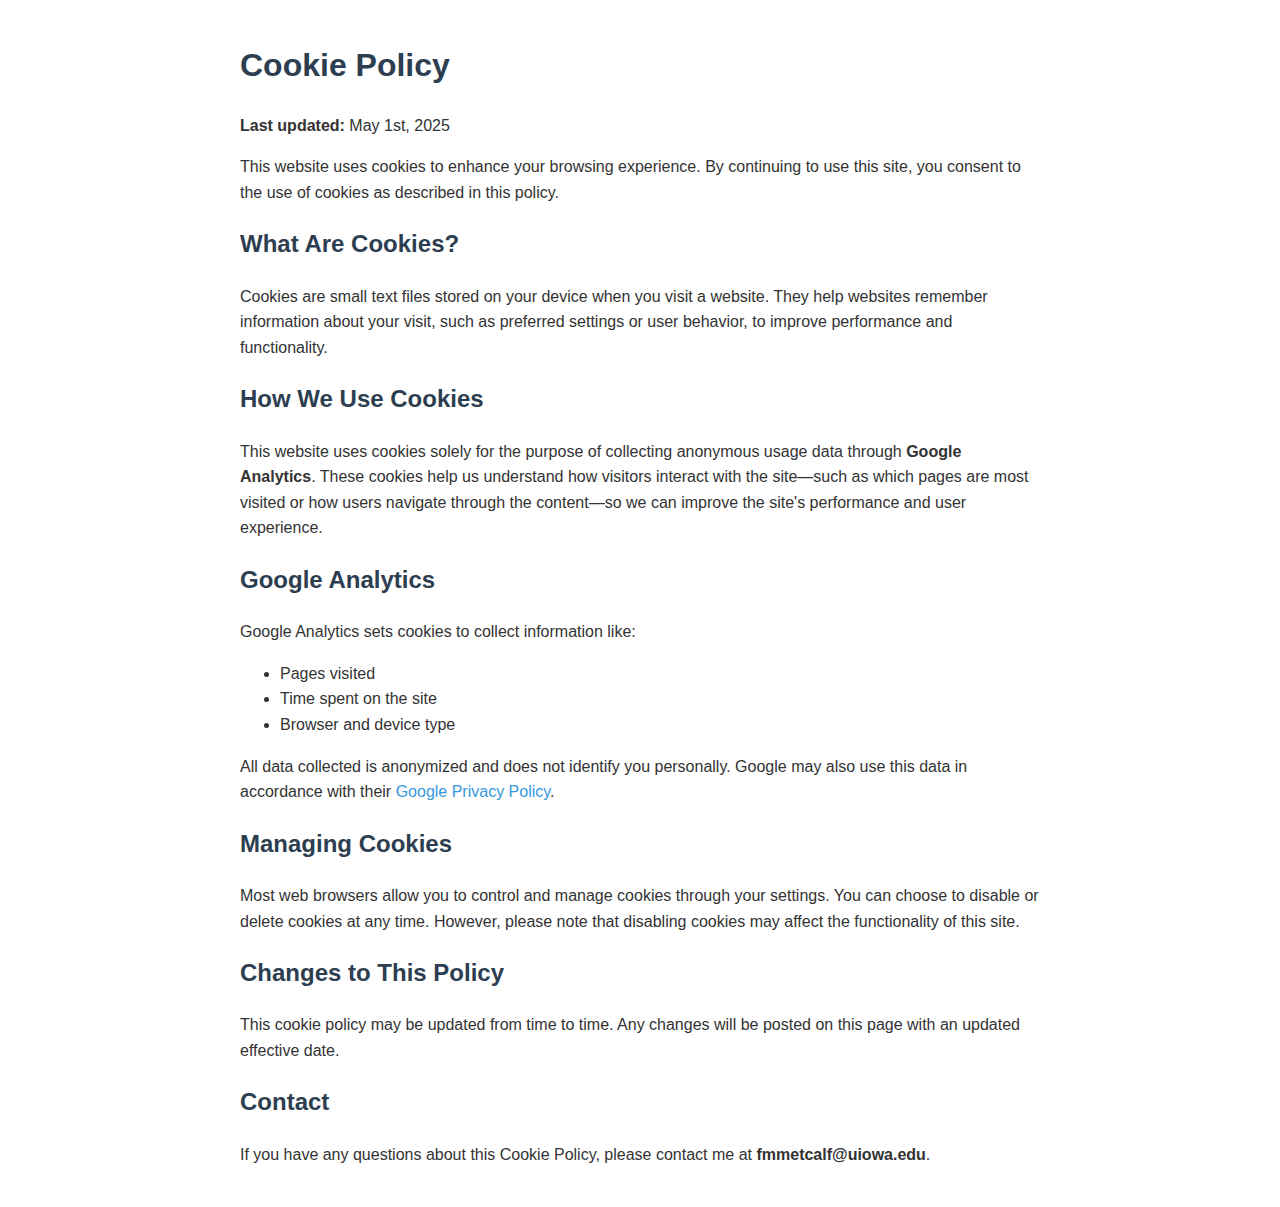
<file: cookie-policy.html>
<!DOCTYPE html>
<html lang="en">
  <head>
    <meta charset="UTF-8" />
    <meta name="viewport" content="width=device-width, initial-scale=1" />
    <title>Cookie Policy</title>
    <style>
      body {
        font-family: Arial, sans-serif;
        max-width: 800px;
        margin: 40px auto;
        padding: 0 20px;
        line-height: 1.6;
        color: #333;
      }
      h1,
      h2 {
        color: #2c3e50;
      }
      a {
        color: #3498db;
        text-decoration: none;
      }
      a:hover {
        text-decoration: underline;
      }
    </style>
  </head>
  <body>
    <h1>Cookie Policy</h1>
    <p><strong>Last updated:</strong> May 1st, 2025</p>

    <p>
      This website uses cookies to enhance your browsing experience. By
      continuing to use this site, you consent to the use of cookies as
      described in this policy.
    </p>

    <h2>What Are Cookies?</h2>
    <p>
      Cookies are small text files stored on your device when you visit a
      website. They help websites remember information about your visit, such as
      preferred settings or user behavior, to improve performance and
      functionality.
    </p>

    <h2>How We Use Cookies</h2>
    <p>
      This website uses cookies solely for the purpose of collecting anonymous
      usage data through <strong>Google Analytics</strong>. These cookies help
      us understand how visitors interact with the site—such as which pages are
      most visited or how users navigate through the content—so we can improve
      the site's performance and user experience.
    </p>

    <h2>Google Analytics</h2>
    <p>Google Analytics sets cookies to collect information like:</p>
    <ul>
      <li>Pages visited</li>
      <li>Time spent on the site</li>
      <li>Browser and device type</li>
    </ul>
    <p>
      All data collected is anonymized and does not identify you personally.
      Google may also use this data in accordance with their
      <a href="https://policies.google.com/privacy" target="_blank"
        >Google Privacy Policy</a
      >.
    </p>

    <h2>Managing Cookies</h2>
    <p>
      Most web browsers allow you to control and manage cookies through your
      settings. You can choose to disable or delete cookies at any time.
      However, please note that disabling cookies may affect the functionality
      of this site.
    </p>

    <h2>Changes to This Policy</h2>
    <p>
      This cookie policy may be updated from time to time. Any changes will be
      posted on this page with an updated effective date.
    </p>

    <h2>Contact</h2>
    <p>
      If you have any questions about this Cookie Policy, please contact me at
      <strong>fmmetcalf@uiowa.edu</strong>.
    </p>
  </body>
</html>
</file>
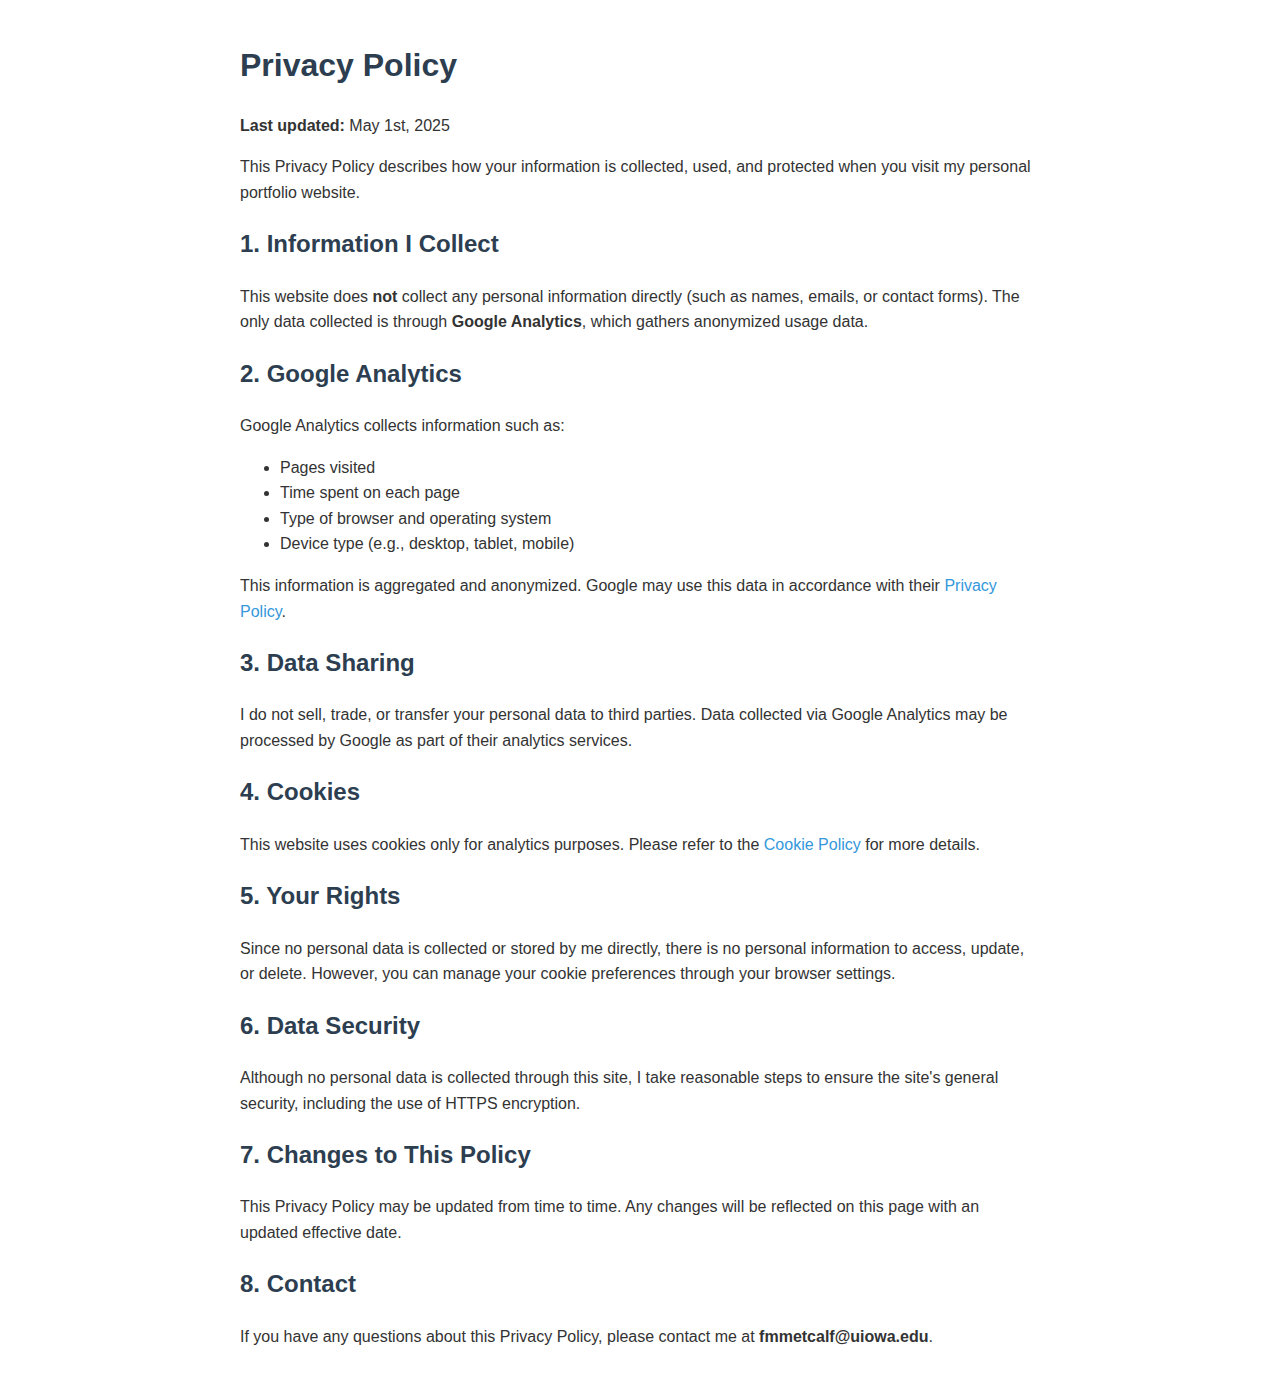
<file: privacy-policy.html>
<!DOCTYPE html>
<html lang="en">
  <head>
    <meta charset="UTF-8" />
    <meta name="viewport" content="width=device-width, initial-scale=1" />
    <title>Privacy Policy</title>
    <style>
      body {
        font-family: Arial, sans-serif;
        max-width: 800px;
        margin: 40px auto;
        padding: 0 20px;
        line-height: 1.6;
        color: #333;
      }
      h1,
      h2 {
        color: #2c3e50;
      }
      a {
        color: #3498db;
        text-decoration: none;
      }
      a:hover {
        text-decoration: underline;
      }
    </style>
  </head>
  <body>
    <h1>Privacy Policy</h1>
    <p><strong>Last updated:</strong> May 1st, 2025</p>

    <p>
      This Privacy Policy describes how your information is collected, used, and
      protected when you visit my personal portfolio website.
    </p>

    <h2>1. Information I Collect</h2>
    <p>
      This website does <strong>not</strong> collect any personal information
      directly (such as names, emails, or contact forms). The only data
      collected is through <strong>Google Analytics</strong>, which gathers
      anonymized usage data.
    </p>

    <h2>2. Google Analytics</h2>
    <p>Google Analytics collects information such as:</p>
    <ul>
      <li>Pages visited</li>
      <li>Time spent on each page</li>
      <li>Type of browser and operating system</li>
      <li>Device type (e.g., desktop, tablet, mobile)</li>
    </ul>
    <p>
      This information is aggregated and anonymized. Google may use this data in
      accordance with their
      <a href="https://policies.google.com/privacy" target="_blank"
        >Privacy Policy</a
      >.
    </p>

    <h2>3. Data Sharing</h2>
    <p>
      I do not sell, trade, or transfer your personal data to third parties.
      Data collected via Google Analytics may be processed by Google as part of
      their analytics services.
    </p>

    <h2>4. Cookies</h2>
    <p>
      This website uses cookies only for analytics purposes. Please refer to the
      <a href="cookie-policy.html">Cookie Policy</a> for more details.
    </p>

    <h2>5. Your Rights</h2>
    <p>
      Since no personal data is collected or stored by me directly, there is no
      personal information to access, update, or delete. However, you can manage
      your cookie preferences through your browser settings.
    </p>

    <h2>6. Data Security</h2>
    <p>
      Although no personal data is collected through this site, I take
      reasonable steps to ensure the site's general security, including the use
      of HTTPS encryption.
    </p>

    <h2>7. Changes to This Policy</h2>
    <p>
      This Privacy Policy may be updated from time to time. Any changes will be
      reflected on this page with an updated effective date.
    </p>

    <h2>8. Contact</h2>
    <p>
      If you have any questions about this Privacy Policy, please contact me at
      <strong>fmmetcalf@uiowa.edu</strong>.
    </p>
  </body>
</html>
</file>
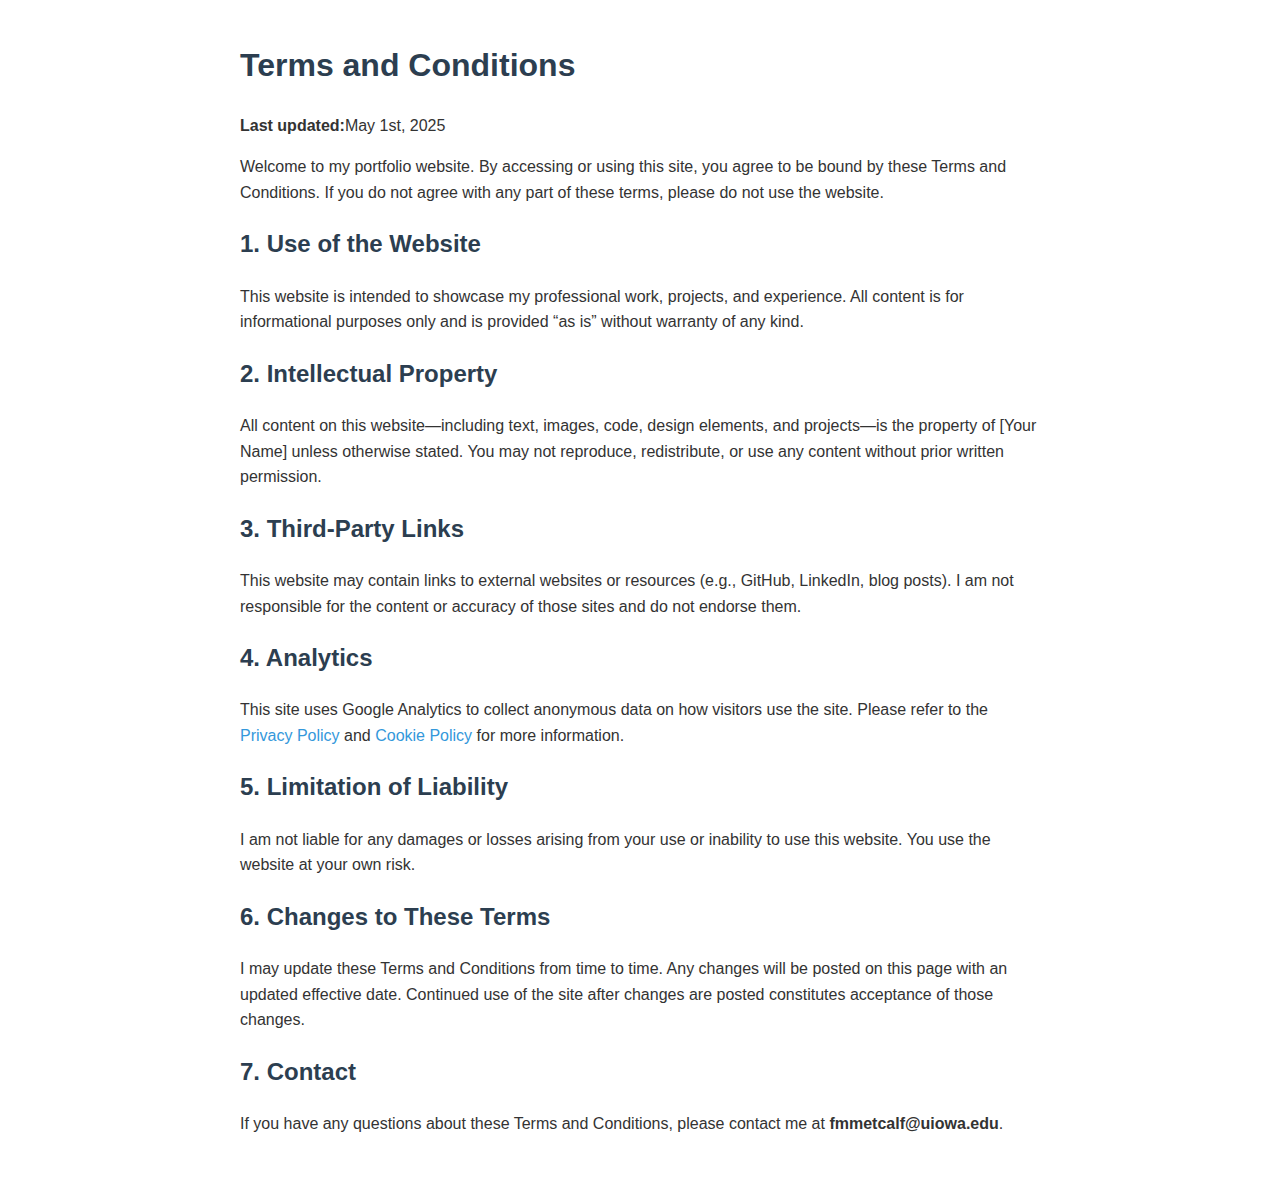
<file: terms.html>
<!DOCTYPE html>
<html lang="en">
  <head>
    <meta charset="UTF-8" />
    <meta name="viewport" content="width=device-width, initial-scale=1" />
    <title>Terms and Conditions</title>
    <style>
      body {
        font-family: Arial, sans-serif;
        max-width: 800px;
        margin: 40px auto;
        padding: 0 20px;
        line-height: 1.6;
        color: #333;
      }
      h1,
      h2 {
        color: #2c3e50;
      }
      a {
        color: #3498db;
        text-decoration: none;
      }
      a:hover {
        text-decoration: underline;
      }
    </style>
  </head>
  <body>
    <h1>Terms and Conditions</h1>
    <p><strong>Last updated:</strong>May 1st, 2025</p>

    <p>
      Welcome to my portfolio website. By accessing or using this site, you
      agree to be bound by these Terms and Conditions. If you do not agree with
      any part of these terms, please do not use the website.
    </p>

    <h2>1. Use of the Website</h2>
    <p>
      This website is intended to showcase my professional work, projects, and
      experience. All content is for informational purposes only and is provided
      “as is” without warranty of any kind.
    </p>

    <h2>2. Intellectual Property</h2>
    <p>
      All content on this website—including text, images, code, design elements,
      and projects—is the property of [Your Name] unless otherwise stated. You
      may not reproduce, redistribute, or use any content without prior written
      permission.
    </p>

    <h2>3. Third-Party Links</h2>
    <p>
      This website may contain links to external websites or resources (e.g.,
      GitHub, LinkedIn, blog posts). I am not responsible for the content or
      accuracy of those sites and do not endorse them.
    </p>

    <h2>4. Analytics</h2>
    <p>
      This site uses Google Analytics to collect anonymous data on how visitors
      use the site. Please refer to the
      <a href="privacy-policy.html">Privacy Policy</a> and
      <a href="cookie-policy.html">Cookie Policy</a> for more information.
    </p>

    <h2>5. Limitation of Liability</h2>
    <p>
      I am not liable for any damages or losses arising from your use or
      inability to use this website. You use the website at your own risk.
    </p>

    <h2>6. Changes to These Terms</h2>
    <p>
      I may update these Terms and Conditions from time to time. Any changes
      will be posted on this page with an updated effective date. Continued use
      of the site after changes are posted constitutes acceptance of those
      changes.
    </p>

    <h2>7. Contact</h2>
    <p>
      If you have any questions about these Terms and Conditions, please contact
      me at <strong>fmmetcalf@uiowa.edu</strong>.
    </p>
  </body>
</html>
</file>
